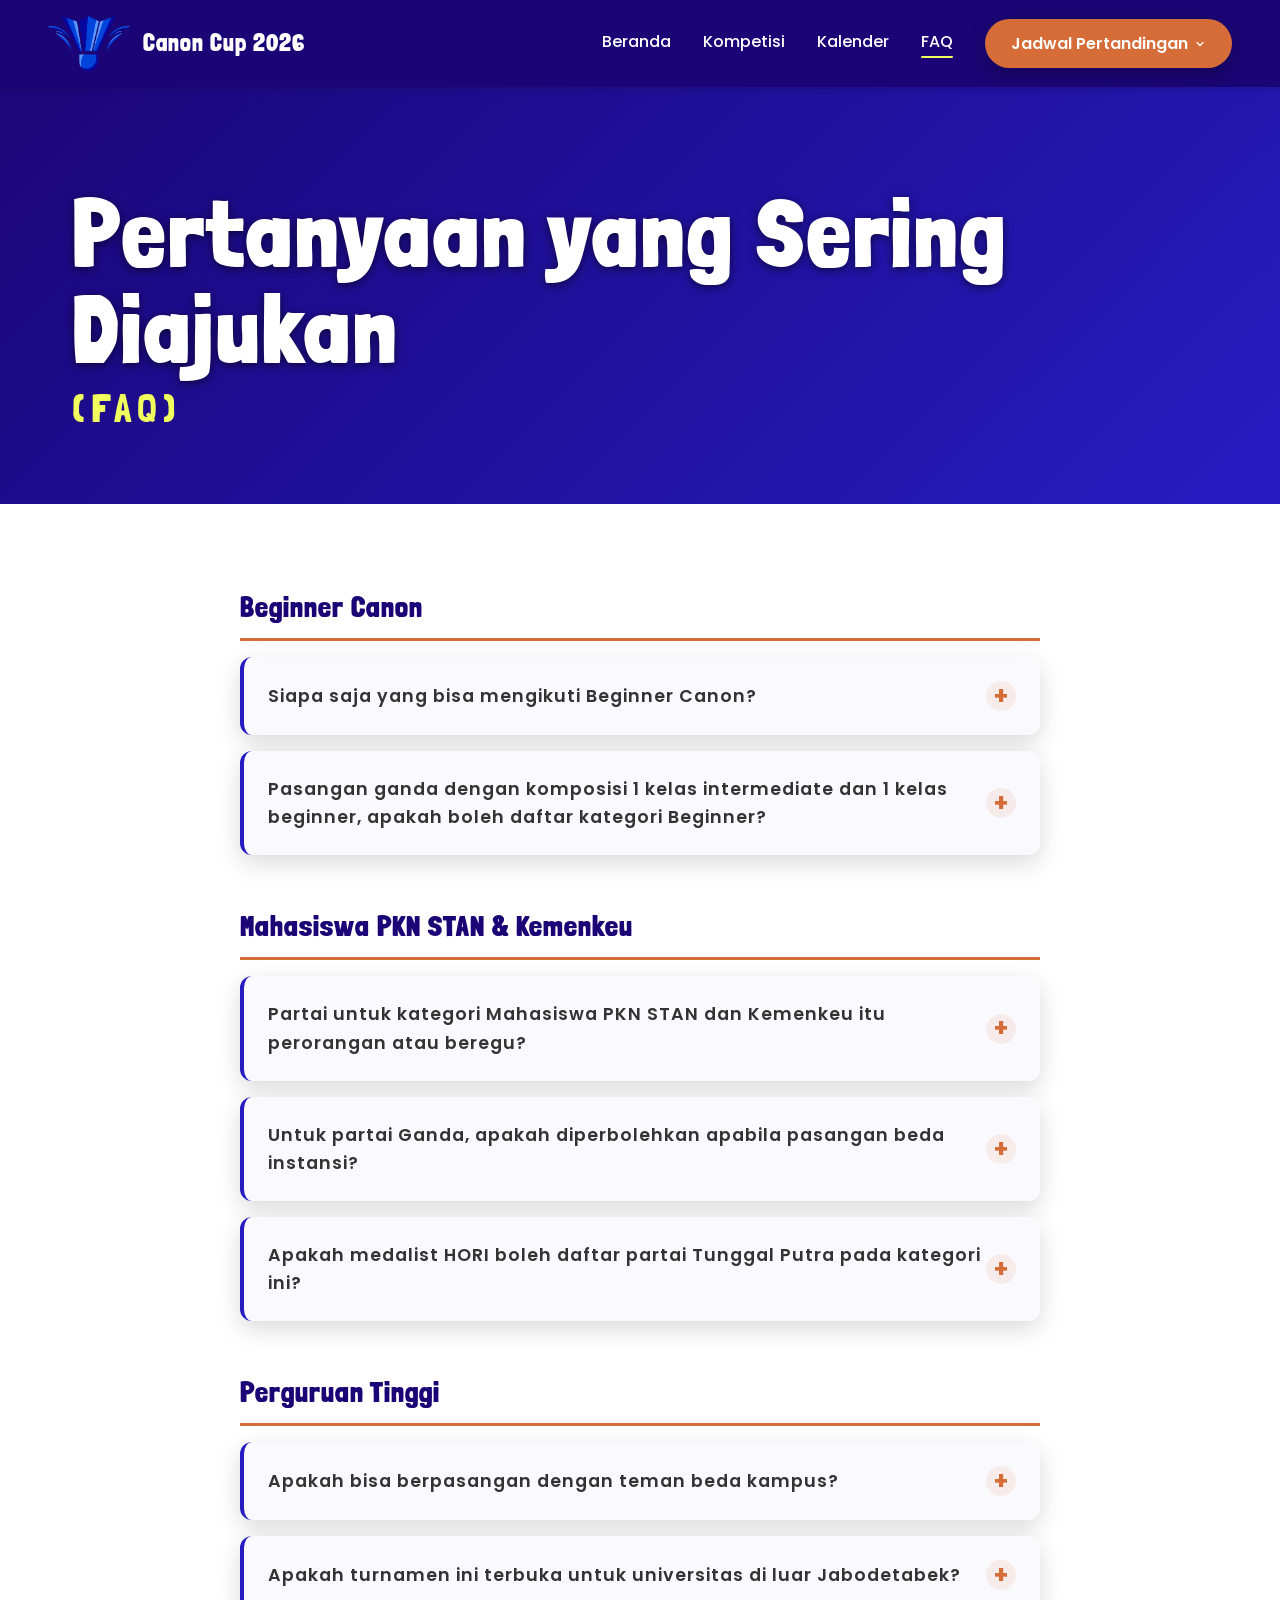
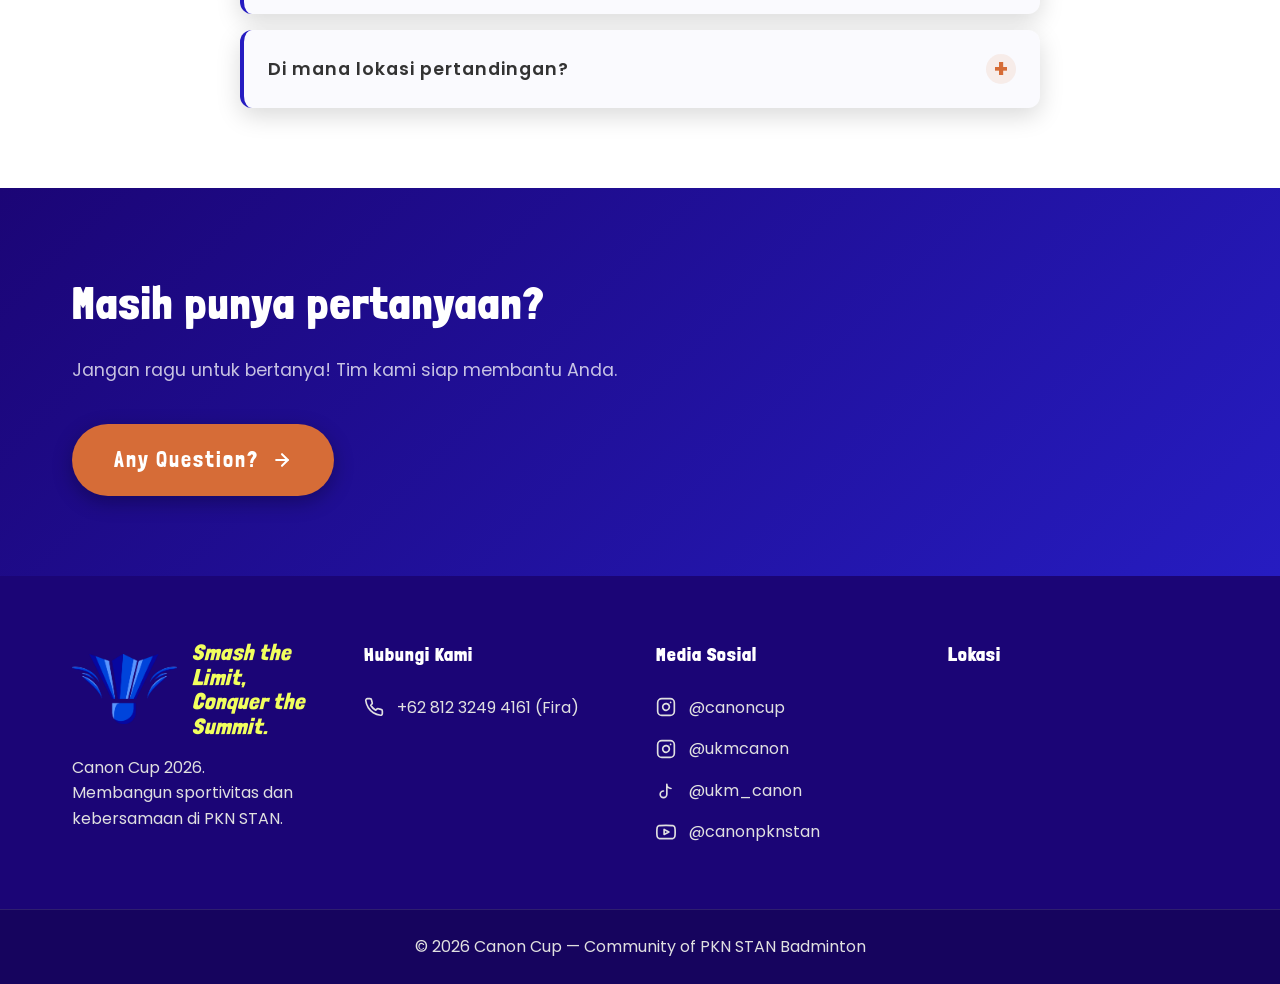
<file: faq.html>
<!DOCTYPE html>
<html lang="id">
<head>
  <meta charset="UTF-8">
  <meta name="viewport" content="width=device-width, initial-scale=1.0">
  <meta name="description" content="FAQ CANON CUP 2026 - Pertanyaan yang Sering Diajukan">
  <title>FAQ | CANON CUP 2026</title>
  <link rel="icon" type="image/png" href="assets/images/logo.png">
  
  <!-- Google Fonts: Londrina Solid & Poppins -->
  <link rel="preconnect" href="https://fonts.googleapis.com">
  <link rel="preconnect" href="https://fonts.gstatic.com" crossorigin>
  <link href="https://fonts.googleapis.com/css2?family=Londrina+Solid:wght@400;900&family=Poppins:wght@400;500;600;700&display=swap" rel="stylesheet">
  
  <!-- CSS -->
  <link rel="stylesheet" href="css/style.css">
  <link rel="stylesheet" href="css/responsive.css">
</head>
<body>
  <!-- PRELOADER -->
  <div id="preloader" class="preloader">
    <div class="preloader-panel left-panel"></div>
    <div class="preloader-panel right-panel"></div>
    <div class="preloader-content">
      <div class="bouncing-shuttlecock" id="preloader-logo">
        <img src="assets/images/logo.png" alt="Loading...">
      </div>
      <div class="loading-text">Warming up the court...</div>
    </div>
  </div>

  <!-- NAVBAR -->
  <nav id="navbar" class="navbar-solid">
    <div class="nav-container">
      <a href="index.html" class="logo">
        <img src="assets/images/logo.png" alt="Canon Cup Logo" class="logo-img" />
        <span>Canon Cup 2026</span>
      </a>
      
      <ul class="nav-menu" id="nav-menu">
        <li><a href="index.html#hero" class="nav-link">Beranda</a></li>
        <li><a href="index.html#kompetisi" class="nav-link">Kompetisi</a></li>
        <li><a href="index.html#jadwal" class="nav-link">Kalender</a></li>
        <li><a href="faq.html" class="nav-link active">FAQ</a></li>
        <li class="dropdown">
          <a href="schedule.html" class="btn-cta">Jadwal Pertandingan <svg width="12" height="12" viewBox="0 0 24 24" fill="none" stroke="currentColor" stroke-width="2.5" stroke-linecap="round" stroke-linejoin="round" style="margin-left: 6px;"><path d="m6 9 6 6 6-6"/></svg></a>
          <ul class="dropdown-menu">
            <li><a href="schedule.html?day=1">Day 1</a></li>
            <li><a href="schedule.html?day=2">Day 2</a></li>
            <li><a href="schedule.html?day=3">Day 3</a></li>
            <li><a href="schedule.html?day=4">Day 4</a></li>
            <li><a href="schedule.html?day=5">Day 5</a></li>
          </ul>
        </li>
      </ul>

      <!-- Hamburger Menu (Mobile) -->
      <div class="hamburger" id="hamburger">
        <span class="bar"></span>
        <span class="bar"></span>
        <span class="bar"></span>
      </div>
    </div>
  </nav>

  <!-- FAQ HERO -->
  <header class="section hero-faq">
    <div class="container text-center scroll-reveal">
      <h1 class="hero-title">Pertanyaan yang Sering Diajukan</h1>
      <p class="hero-subtitle" style="margin-bottom: 0;">(FAQ)</p>
    </div>
  </header>

  <!-- FAQ ACCORDION SECTION -->
  <section class="section">
    <div class="container scroll-reveal">
      
      <!-- Category 1: Beginner Canon -->
      <h2 class="faq-category-title" style="margin-top: 0;">Beginner Canon</h2>
      <div class="faq-container">
        <div class="faq-item">
          <div class="faq-question">
            <h3>Siapa saja yang bisa mengikuti Beginner Canon?</h3>
            <span class="faq-icon">+</span>
          </div>
          <div class="faq-answer">
            <p>Kategori ini ditujukan khusus untuk anggota Canon level Beginner. Peserta yang boleh mengikuti Kategori Beginner Canon dapat dilihat melalui tautan berikut <a href="https://staner.id/KelasBeginnerCanon" target="_blank" style="color: #3b82f6; font-weight: 600; text-decoration: underline;">staner.id/KelasBeginnerCanon</a>. </p>
          </div>
        </div>
        <div class="faq-item">
          <div class="faq-question">
            <h3> Pasangan ganda dengan komposisi 1 kelas intermediate dan 1 kelas beginner, apakah boleh daftar kategori Beginner? </h3>
            <span class="faq-icon">+</span>
          </div>
          <div class="faq-answer">
            <p>Tidak diperbolehkan daftar kelas Beginner, karena kategori Beginner hanya untuk Internal Canon kelas Beginner. Jika salah satunya bukan Beginner, maka harus daftar kategori Mahasiswa atau Perguruan Tinggi Lainnya. </p>
          </div>
        </div>
      </div>

      <!-- Category 2: Mahasiswa PKN STAN & Kemenkeu -->
      <h2 class="faq-category-title">Mahasiswa PKN STAN & Kemenkeu</h2>
      <div class="faq-container">
        <div class="faq-item">
          <div class="faq-question">
            <h3>Partai untuk kategori Mahasiswa PKN STAN dan Kemenkeu itu perorangan atau beregu?</h3>
            <span class="faq-icon">+</span>
          </div>
          <div class="faq-answer">
            <p>Partai untuk kategori Mahasiswa PKN STAN dan Kemenkeu adalah perorangan.</p>
          </div>
        </div>
        <div class="faq-item">
          <div class="faq-question">
            <h3>Untuk partai Ganda, apakah diperbolehkan apabila pasangan beda instansi?</h3>
            <span class="faq-icon">+</span>
          </div>
          <div class="faq-answer">
            <p>Diperbolehkan.</p>
          </div>
        </div>
        <div class="faq-item">
          <div class="faq-question">
            <h3>Apakah medalist HORI boleh daftar partai Tunggal Putra pada kategori ini?</h3>
            <span class="faq-icon">+</span>
          </div>
          <div class="faq-answer">
            <p>Medalist HORI tidak diperbolehkan mengikuti partai Tunggal Putra, hal ini bertujuan untuk memastikan pertandingan antara Mahasiswa PKN STAN dan Kemenkeu bisa lebih adil.</p>
          </div>
        </div>
      </div>

      <!-- Category 3: Perguruan Tinggi -->
      <h2 class="faq-category-title">Perguruan Tinggi</h2>
      <div class="faq-container">
        <div class="faq-item">
          <div class="faq-question">
            <h3>Apakah bisa berpasangan dengan teman beda kampus?</h3>
            <span class="faq-icon">+</span>
          </div>
          <div class="faq-answer">
            <p>Diperbolehkan, peserta partai ganda kategori Perguruan Tinggi tidak harus berasal dari satu kampus yang sama.</p>
          </div>
        </div>        
        <div class="faq-item">
          <div class="faq-question">
            <h3>Apakah turnamen ini terbuka untuk universitas di luar Jabodetabek?</h3>
            <span class="faq-icon">+</span>
          </div>
          <div class="faq-answer">
            <p>Ya, terbuka untuk seluruh mahasiswa perguruan tinggi di Indonesia. Namun, biaya akomodasi dan transportasi ditanggung oleh masing-masing peserta.</p>
          </div>
        </div>
        <div class="faq-item">
          <div class="faq-question">
            <h3>Di mana lokasi pertandingan?</h3>
            <span class="faq-icon">+</span>
          </div>
          <div class="faq-answer">
            <p>Seluruh rangkaian pertandingan akan diselenggarakan di Gedung Student Center PKN STAN, Bintaro, Tangerang Selatan. Anda bisa melihat peta lokasi di bagian paling bawah website ini.</p>
          </div>
        </div>
      </div>

    </div>
  </section>

  <!-- FAQ CTA -->
  <section class="section faq-cta-section">
    <div class="container scroll-reveal text-center">
      <h2 class="faq-cta-title">Masih punya pertanyaan?</h2>
      <p class="faq-cta-desc">Jangan ragu untuk bertanya! Tim kami siap membantu Anda.</p>
      <a href="https://canoncup26.zite.so/faq" target="_blank" id="faq-form-link" class="btn-faq-cta">
        <span>Any Question?</span>
        <svg width="20" height="20" viewBox="0 0 24 24" fill="none" stroke="currentColor" stroke-width="2.5" stroke-linecap="round" stroke-linejoin="round"><line x1="5" y1="12" x2="19" y2="12"/><polyline points="12 5 19 12 12 19"/></svg>
      </a>
    </div>
  </section>

  <!-- FOOTER -->
  <footer class="footer">
    <div class="container footer-grid">
      <!-- Col 1: Logo & Tagline -->
      <div class="footer-col">
        <a href="#" class="logo footer-logo">
          <img src="assets/images/logo.png" alt="Canon Cup Logo" class="logo-img" />
          <span class="footer-tagline">Smash the Limit,<br>Conquer the Summit.</span>
        </a>
        <p class="footer-desc">Canon Cup 2026.<br>Membangun sportivitas dan kebersamaan di PKN STAN.</p>
      </div>

      <!-- Col 2: Contact -->
      <div class="footer-col">
        <h4 class="footer-heading">Hubungi Kami</h4>
        <a href="#" id="footer-wa-link" target="_blank" class="footer-contact">
          <svg width="20" height="20" viewBox="0 0 24 24" fill="none" stroke="currentColor" stroke-width="2" stroke-linecap="round" stroke-linejoin="round"><path d="M22 16.92v3a2 2 0 0 1-2.18 2 19.79 19.79 0 0 1-8.63-3.07 19.5 19.5 0 0 1-6-6 19.79 19.79 0 0 1-3.07-8.67A2 2 0 0 1 4.11 2h3a2 2 0 0 1 2 1.72 12.84 12.84 0 0 0 .7 2.81 2 2 0 0 1-.45 2.11L8.09 9.91a16 16 0 0 0 6 6l1.27-1.27a2 2 0 0 1 2.11-.45 12.84 12.84 0 0 0 2.81.7A2 2 0 0 1 22 16.92z"/></svg>
          <span id="footer-wa-text"></span>
        </a>
      </div>

      <!-- Col 3: Media Sosial -->
      <div class="footer-col">
        <h4 class="footer-heading">Media Sosial</h4>
        <div class="social-links">
          <a href="https://instagram.com/canoncup" target="_blank" class="social-link" title="@canoncup">
            <svg width="20" height="20" viewBox="0 0 24 24" fill="none" stroke="currentColor" stroke-width="2" stroke-linecap="round" stroke-linejoin="round"><rect x="2" y="2" width="20" height="20" rx="5" ry="5"/><path d="M16 11.37A4 4 0 1 1 12.63 8 4 4 0 0 1 16 11.37z"/><line x1="17.5" y1="6.5" x2="17.51" y2="6.5"/></svg>
            @canoncup
          </a>
          <a href="https://instagram.com/ukmcanon" target="_blank" class="social-link" title="@ukmcanon">
            <svg width="20" height="20" viewBox="0 0 24 24" fill="none" stroke="currentColor" stroke-width="2" stroke-linecap="round" stroke-linejoin="round"><rect x="2" y="2" width="20" height="20" rx="5" ry="5"/><path d="M16 11.37A4 4 0 1 1 12.63 8 4 4 0 0 1 16 11.37z"/><line x1="17.5" y1="6.5" x2="17.51" y2="6.5"/></svg>
            @ukmcanon
          </a>
          <a href="https://tiktok.com/@ukm_canon" target="_blank" class="social-link" title="@ukm_canon">
            <!-- TikTok SVG Icon -->
            <svg width="20" height="20" viewBox="0 0 24 24" fill="none" stroke="currentColor" stroke-width="2" stroke-linecap="round" stroke-linejoin="round"><path d="M9 12a4 4 0 1 0 4 4V4a5 5 0 0 0 5 5"/></svg>
            @ukm_canon
          </a>
          <a href="https://youtube.com/@canonpknstan" target="_blank" class="social-link" title="@canonpknstan">
            <svg width="20" height="20" viewBox="0 0 24 24" fill="none" stroke="currentColor" stroke-width="2" stroke-linecap="round" stroke-linejoin="round"><path d="M22.54 6.42a2.78 2.78 0 0 0-1.94-2C18.88 4 12 4 12 4s-6.88 0-8.6.42a2.78 2.78 0 0 0-1.94 2C1 8.13 1 12 1 12s0 3.87.46 5.58a2.78 2.78 0 0 0 1.94 2C5.12 20 12 20 12 20s6.88 0 8.6-.42a2.78 2.78 0 0 0 1.94-2C23 15.87 23 12 23 12s0-3.87-.46-5.58z"/><polygon points="9.75 15.02 15.5 12 9.75 8.98 9.75 15.02"/></svg>
            @canonpknstan
          </a>
        </div>
      </div>

      <!-- Col 4: Maps -->
      <div class="footer-col">
        <h4 class="footer-heading">Lokasi</h4>
        <div class="map-container">
          <iframe 
            title="Peta lokasi Gedung Student Center PKN STAN"
            src="https://www.google.com/maps?q=Gedung%20Student%20Center%20PKN%20STAN&output=embed"
            width="100%" 
            height="150" 
            style="border:0; border-radius: 8px;" 
            allowfullscreen="" 
            loading="lazy" 
            referrerpolicy="no-referrer-when-downgrade">
          </iframe>
        </div>
      </div>
    </div>
    <div class="footer-bottom">
      <p>&copy; 2026 Canon Cup &mdash; Community of PKN STAN Badminton</p>
    </div>
  </footer>

  <!-- Scripts -->
  <script src="js/data.js"></script>
  <script src="js/main.js"></script>
</body>
</html>
</file>
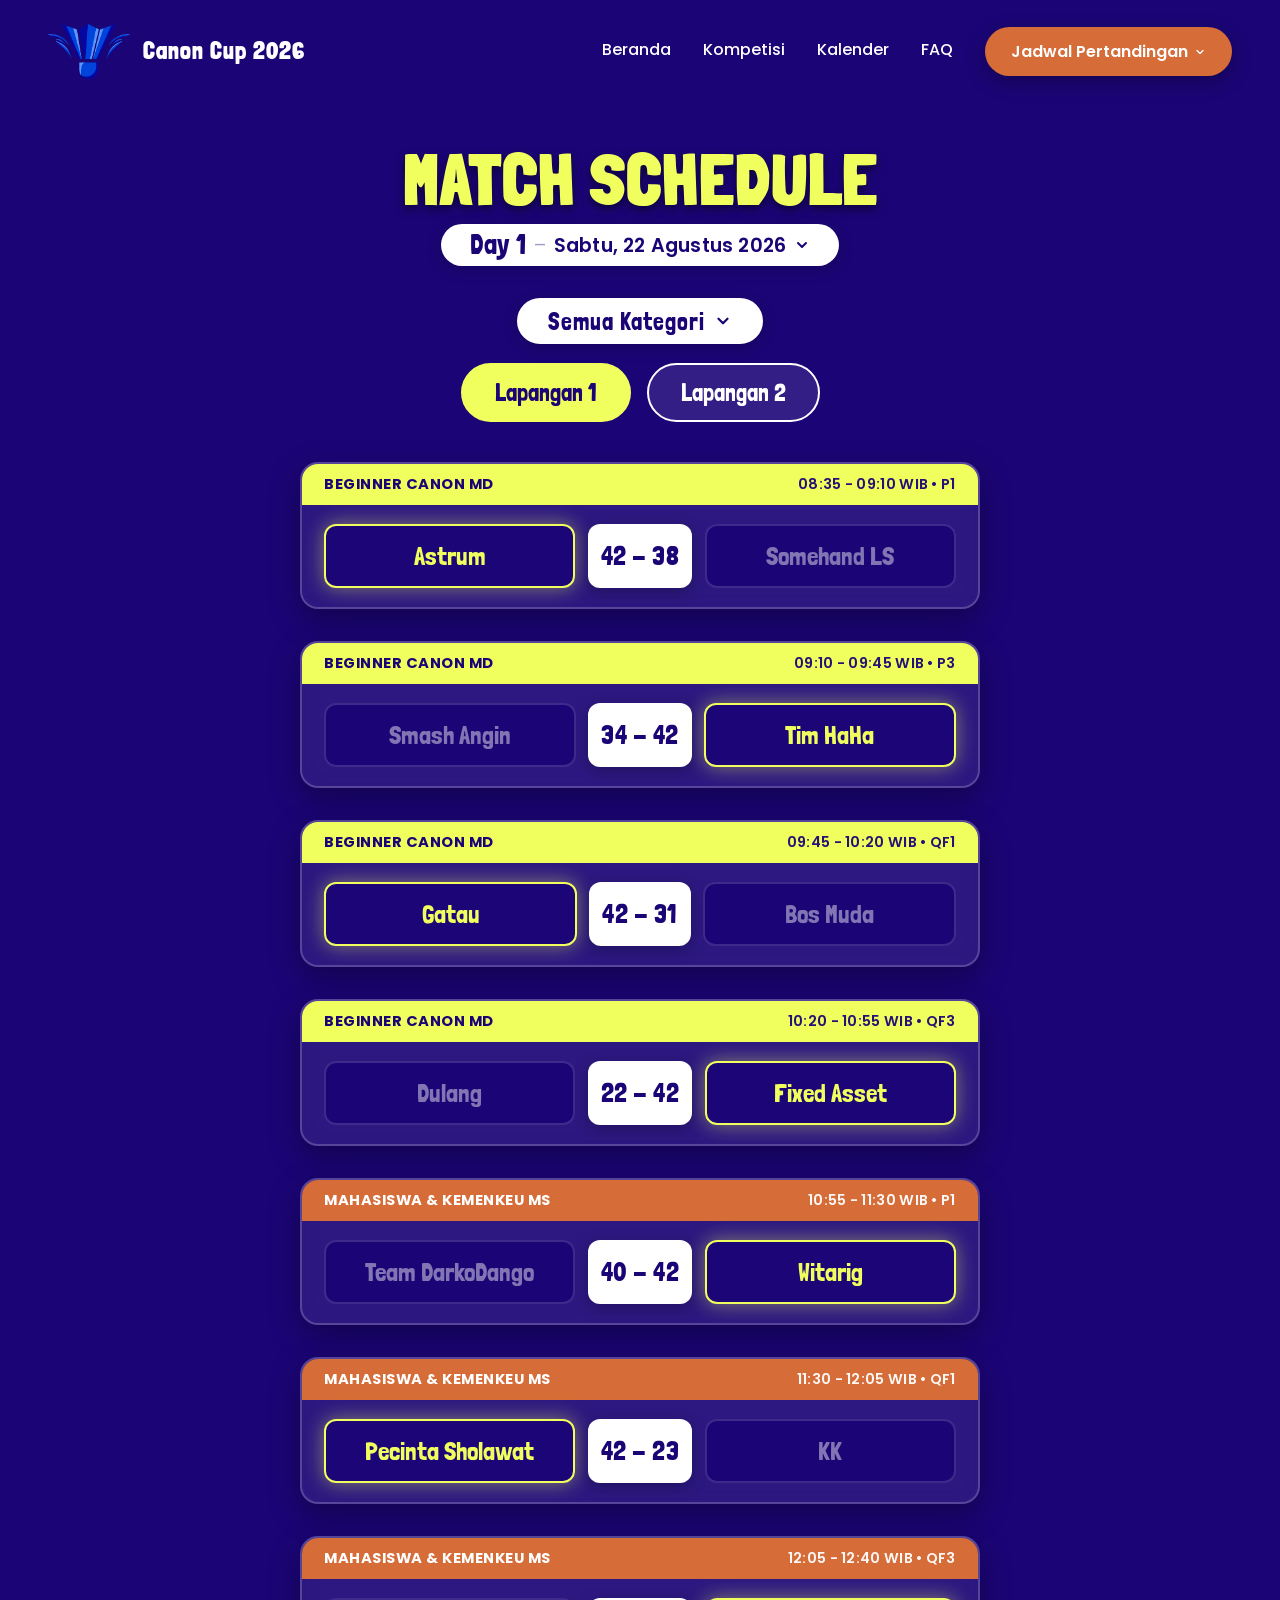
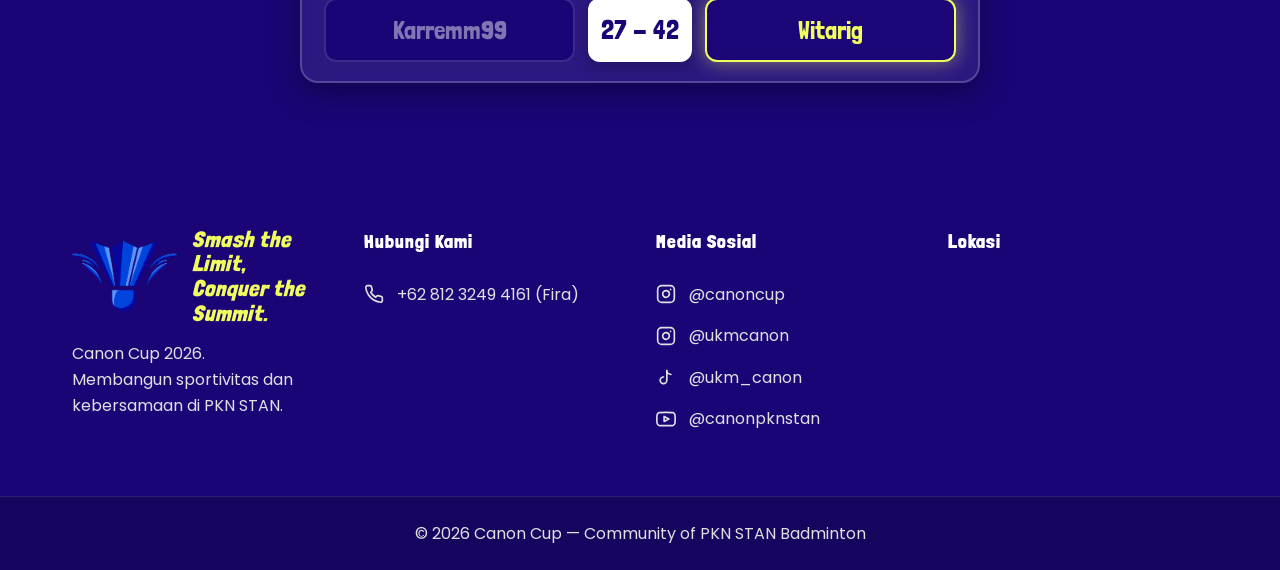
<file: schedule.html>
<!DOCTYPE html>
<html lang="id">
<head>
  <meta charset="UTF-8">
  <meta name="viewport" content="width=device-width, initial-scale=1.0">
  <meta name="description" content="Jadwal dan Hasil Pertandingan - CANON CUP 2026">
  <title>Jadwal Pertandingan | CANON CUP 2026</title>
  <link rel="icon" type="image/png" href="assets/images/logo.png">
  
  <!-- Google Fonts -->
  <link rel="preconnect" href="https://fonts.googleapis.com">
  <link rel="preconnect" href="https://fonts.gstatic.com" crossorigin>
  <link href="https://fonts.googleapis.com/css2?family=Londrina+Solid:wght@400;900&family=Poppins:wght@400;500;600;700&display=swap" rel="stylesheet">
  
  <!-- CSS -->
  <link rel="stylesheet" href="css/style.css">
  <link rel="stylesheet" href="css/responsive.css">
</head>
<body class="schedule-page">
  <!-- PRELOADER -->
  <div id="preloader" class="preloader">
    <div class="preloader-panel left-panel"></div>
    <div class="preloader-panel right-panel"></div>
    <div class="preloader-content">
      <div class="bouncing-shuttlecock" id="preloader-logo">
        <img src="assets/images/logo.png" alt="Loading...">
      </div>
      <div class="loading-text">Warming up the court...</div>
    </div>
  </div>

  <!-- NAVBAR -->
  <nav id="navbar">
    <div class="nav-container">
      <a href="index.html" class="logo">
        <img src="assets/images/logo.png" alt="Canon Cup Logo" class="logo-img" />
        <span>Canon Cup 2026</span>
      </a>
      
      <ul class="nav-menu" id="nav-menu">
        <li><a href="index.html#hero" class="nav-link">Beranda</a></li>
        <li><a href="index.html#kompetisi" class="nav-link">Kompetisi</a></li>
        <li><a href="index.html#jadwal" class="nav-link">Kalender</a></li>
        <li><a href="faq.html" class="nav-link">FAQ</a></li>
        <li class="dropdown">
          <a href="schedule.html" class="btn-cta active">Jadwal Pertandingan <svg width="12" height="12" viewBox="0 0 24 24" fill="none" stroke="currentColor" stroke-width="2.5" stroke-linecap="round" stroke-linejoin="round" style="margin-left: 6px;"><path d="m6 9 6 6 6-6"/></svg></a>
          <ul class="dropdown-menu">
            <li><a href="schedule.html?day=1">Day 1</a></li>
            <li><a href="schedule.html?day=2">Day 2</a></li>
            <li><a href="schedule.html?day=3">Day 3</a></li>
            <li><a href="schedule.html?day=4">Day 4</a></li>
            <li><a href="schedule.html?day=5">Day 5</a></li>
          </ul>
        </li>
      </ul>

      <div class="hamburger" id="hamburger">
        <span class="bar"></span>
        <span class="bar"></span>
        <span class="bar"></span>
      </div>
    </div>
  </nav>

  <!-- HERO SCHEDULE -->
  <header class="hero-schedule">
    <div class="hero-content">
      <h1 class="hero-title" id="page-title">MATCH SCHEDULE</h1>
      <div class="subtitle-dropdown">
        <p class="hero-subtitle" id="page-subtitle">
          <span class="day-text">Day 1</span>
          <span class="day-divider">–</span>
          <span class="day-date">Sabtu, 22 Agustus 2026</span>
          <svg width="16" height="16" viewBox="0 0 24 24" fill="none" stroke="currentColor" stroke-width="3" stroke-linecap="round" stroke-linejoin="round"><path d="m6 9 6 6 6-6"/></svg>
        </p>
        <ul class="subtitle-dropdown-menu">
          <li><a href="schedule.html?day=1"><span class="day-text">Day 1</span> <span class="day-divider">–</span> <span class="day-date">Sabtu, 22 Agustus 2026</span></a></li>
          <li><a href="schedule.html?day=2"><span class="day-text">Day 2</span> <span class="day-divider">–</span> <span class="day-date">Minggu, 23 Agustus 2026</span></a></li>
          <li><a href="schedule.html?day=3"><span class="day-text">Day 3</span> <span class="day-divider">–</span> <span class="day-date">Jumat, 28 Agustus 2026</span></a></li>
          <li><a href="schedule.html?day=4"><span class="day-text">Day 4</span> <span class="day-divider">–</span> <span class="day-date">Sabtu, 29 Agustus 2026</span></a></li>
          <li><a href="schedule.html?day=5"><span class="day-text">Day 5</span> <span class="day-divider">–</span> <span class="day-date">Minggu, 30 Agustus 2026</span></a></li>
        </ul>
      </div>
    </div>
  </header>

  <!-- SCHEDULE CONTENT -->
  <section class="section">
    <div class="container scroll-reveal">
      <!-- CATEGORY FILTER DROPDOWN -->
      <div class="category-filter-wrapper">
        <div class="category-dropdown" id="category-dropdown">
          <button class="category-dropdown-btn" id="cat-dropdown-btn" type="button">
            <span id="selected-category-text">Semua Kategori</span>
            <svg width="18" height="18" viewBox="0 0 24 24" fill="none" stroke="currentColor" stroke-width="3" stroke-linecap="round" stroke-linejoin="round"><path d="m6 9 6 6 6-6"/></svg>
          </button>
          <ul class="category-dropdown-menu" id="cat-dropdown-menu">
            <li><a href="#" data-category="all" class="active">Semua Kategori</a></li>
            <li><a href="#" data-category="beginner">Beginner Canon</a></li>
            <li><a href="#" data-category="instansi">Mahasiswa & Kemenkeu</a></li>
            <li><a href="#" data-category="pt">Perguruan Tinggi</a></li>
          </ul>
        </div>
      </div>

      <!-- COURT TABS -->
      <div id="court-tabs" class="court-tabs">
        <!-- Tabs injected by JS -->
      </div>
      <div id="match-container" class="match-container">
        <!-- Match cards will be injected here by JS -->
      </div>
    </div>
  </section>

  <!-- FOOTER -->
  <footer class="footer">
    <div class="container footer-grid">
      <!-- Col 1: Logo & Tagline -->
      <div class="footer-col">
        <a href="#" class="logo footer-logo">
          <img src="assets/images/logo.png" alt="Canon Cup Logo" class="logo-img" />
          <span class="footer-tagline">Smash the Limit,<br>Conquer the Summit.</span>
        </a>
        <p class="footer-desc">Canon Cup 2026.<br>Membangun sportivitas dan kebersamaan di PKN STAN.</p>
      </div>

      <!-- Col 2: Contact -->
      <div class="footer-col">
        <h4 class="footer-heading">Hubungi Kami</h4>
        <a href="#" id="footer-wa-link" target="_blank" class="footer-contact">
          <svg width="20" height="20" viewBox="0 0 24 24" fill="none" stroke="currentColor" stroke-width="2" stroke-linecap="round" stroke-linejoin="round"><path d="M22 16.92v3a2 2 0 0 1-2.18 2 19.79 19.79 0 0 1-8.63-3.07 19.5 19.5 0 0 1-6-6 19.79 19.79 0 0 1-3.07-8.67A2 2 0 0 1 4.11 2h3a2 2 0 0 1 2 1.72 12.84 12.84 0 0 0 .7 2.81 2 2 0 0 1-.45 2.11L8.09 9.91a16 16 0 0 0 6 6l1.27-1.27a2 2 0 0 1 2.11-.45 12.84 12.84 0 0 0 2.81.7A2 2 0 0 1 22 16.92z"/></svg>
          <span id="footer-wa-text"></span>
        </a>
      </div>

      <!-- Col 3: Media Sosial -->
      <div class="footer-col">
        <h4 class="footer-heading">Media Sosial</h4>
        <div class="social-links">
          <a href="https://instagram.com/canoncup" target="_blank" class="social-link" title="@canoncup">
            <svg width="20" height="20" viewBox="0 0 24 24" fill="none" stroke="currentColor" stroke-width="2" stroke-linecap="round" stroke-linejoin="round"><rect x="2" y="2" width="20" height="20" rx="5" ry="5"/><path d="M16 11.37A4 4 0 1 1 12.63 8 4 4 0 0 1 16 11.37z"/><line x1="17.5" y1="6.5" x2="17.51" y2="6.5"/></svg>
            @canoncup
          </a>
          <a href="https://instagram.com/ukmcanon" target="_blank" class="social-link" title="@ukmcanon">
            <svg width="20" height="20" viewBox="0 0 24 24" fill="none" stroke="currentColor" stroke-width="2" stroke-linecap="round" stroke-linejoin="round"><rect x="2" y="2" width="20" height="20" rx="5" ry="5"/><path d="M16 11.37A4 4 0 1 1 12.63 8 4 4 0 0 1 16 11.37z"/><line x1="17.5" y1="6.5" x2="17.51" y2="6.5"/></svg>
            @ukmcanon
          </a>
          <a href="https://tiktok.com/@ukm_canon" target="_blank" class="social-link" title="@ukm_canon">
            <!-- TikTok SVG Icon -->
            <svg width="20" height="20" viewBox="0 0 24 24" fill="none" stroke="currentColor" stroke-width="2" stroke-linecap="round" stroke-linejoin="round"><path d="M9 12a4 4 0 1 0 4 4V4a5 5 0 0 0 5 5"/></svg>
            @ukm_canon
          </a>
          <a href="https://youtube.com/@canonpknstan" target="_blank" class="social-link" title="@canonpknstan">
            <svg width="20" height="20" viewBox="0 0 24 24" fill="none" stroke="currentColor" stroke-width="2" stroke-linecap="round" stroke-linejoin="round"><path d="M22.54 6.42a2.78 2.78 0 0 0-1.94-2C18.88 4 12 4 12 4s-6.88 0-8.6.42a2.78 2.78 0 0 0-1.94 2C1 8.13 1 12 1 12s0 3.87.46 5.58a2.78 2.78 0 0 0 1.94 2C5.12 20 12 20 12 20s6.88 0 8.6-.42a2.78 2.78 0 0 0 1.94-2C23 15.87 23 12 23 12s0-3.87-.46-5.58z"/><polygon points="9.75 15.02 15.5 12 9.75 8.98 9.75 15.02"/></svg>
            @canonpknstan
          </a>
        </div>
      </div>

      <!-- Col 4: Maps -->
      <div class="footer-col">
        <h4 class="footer-heading">Lokasi</h4>
        <div class="map-container">
          <iframe 
            title="Peta lokasi Gedung Student Center PKN STAN"
            src="https://www.google.com/maps?q=Gedung%20Student%20Center%20PKN%20STAN&output=embed"
            width="100%" 
            height="150" 
            style="border:0; border-radius: 8px;" 
            allowfullscreen="" 
            loading="lazy" 
            referrerpolicy="no-referrer-when-downgrade">
          </iframe>
        </div>
      </div>
    </div>
    <div class="footer-bottom">
      <p>&copy; 2026 Canon Cup &mdash; Community of PKN STAN Badminton</p>
    </div>
  </footer>

  <!-- Scripts -->
  <script src="js/data.js"></script>
  <script src="js/main.js"></script>
  <script src="js/schedule.js"></script>
</body>
</html>
</file>
<file: css/style.css>
/* === BASE & CSS VARIABLES === */
:root {
  --color-primary: #1b0576;
  --color-secondary: #261cc1;
  --color-accent: #d66c37;
  --color-highlight: #f1ff5e;
  
  --font-heading: 'Londrina Solid', cursive;
  --font-body: 'Poppins', sans-serif;
  
  --text-dark: #333333;
  --text-light: #ffffff;
  --text-muted: #e0e0e0;
  
  --bg-light: #ffffff;
  --bg-white: #ffffff;
  
  --transition: all 0.3s ease;
}

* {
  margin: 0;
  padding: 0;
  box-sizing: border-box;
}

html {
  scroll-behavior: smooth;
}

body {
  font-family: var(--font-body);
  color: var(--text-dark);
  background-color: var(--bg-light);
  line-height: 1.6;
  overflow-x: hidden;
}

a {
  text-decoration: none;
  color: inherit;
}

ul {
  list-style: none;
}

img {
  max-width: 100%;
  height: auto;
  display: block;
}

/* === TYPOGRAPHY === */
h1, h2, h3, h4, .hero-title, .section-title {
  font-family: var(--font-heading);
  font-weight: 900;
  letter-spacing: 1px;
}

.container {
  max-width: 1200px;
  margin: 0 auto;
  padding: 0 2rem;
}

.section {
  padding: 5rem 0;
}

.section-alt {
  background-color: var(--bg-white);
}

.section-title {
  text-align: center;
  font-size: 3rem;
  margin-top: 2rem;
  color: var(--color-primary);
  margin-bottom: 2rem;
  position: relative;
}

/* === NAVBAR === */
#navbar {
  position: fixed;
  top: 0;
  left: 0;
  width: 100%;
  z-index: 1000;
  transition: var(--transition);
  background: transparent;
  padding: 1.5rem 0;
}

#navbar.scrolled, #navbar.navbar-solid {
  background-color: var(--color-primary);
  padding: 1rem 0;
  box-shadow: 0 4px 6px rgba(0, 0, 0, 0.1);
}

.nav-container {
  width: 100%;
  padding: 0 3rem;
  display: flex;
  justify-content: space-between;
  align-items: center;
}

.logo {
  display: flex;
  align-items: center;
  gap: 0.8rem;
  font-family: var(--font-heading);
  font-size: 1.5rem;
  font-weight: 700;
  color: var(--text-light);
  letter-spacing: 1px;
}

.logo-img {
  height: 55px;
  width: auto;
  object-fit: contain;
}

.footer-logo {
  display: flex;
  align-items: center;
  gap: 15px;
}

.footer-logo .logo-img {
  height: 70px;
}

.footer-tagline {
  font-family: var(--font-heading);
  font-style: italic;
  font-size: 1.4rem;
  color: var(--color-highlight);
  line-height: 1.1;
  letter-spacing: 1px;

}

.nav-menu {
  display: flex;
  align-items: center;
  gap: 2rem;
}

.nav-link {
  color: var(--text-light);
  font-weight: 500;
  transition: var(--transition);
  display: flex;
  align-items: center;
  gap: 0.3rem;
  position: relative;
  padding-bottom: 0.2rem;
}

.nav-link::after {
  content: '';
  position: absolute;
  width: 0;
  height: 2px;
  bottom: 0;
  left: 0;
  background-color: var(--color-highlight);
  transition: width 0.3s ease;
  border-radius: 2px;
}

.nav-link:hover {
  color: var(--color-highlight);
}

.nav-link:hover::after,
.nav-link.active::after {
  width: 100%;
}

.btn-primary {
  display: inline-flex;
  align-items: center;
  justify-content: center;
  background-color: var(--color-accent);
  color: var(--text-light);
  padding: 0.6rem 1.5rem;
  border-radius: 50px;
  font-weight: 600;
  transition: var(--transition);
  border: 2px solid var(--color-accent);
}

.btn-primary:hover {
  background-color: transparent;
  color: var(--color-accent);
  transform: translateY(-2px);
}

.btn-cta {
  display: inline-flex;
  align-items: center;
  justify-content: center;
  background-color: var(--color-accent);
  color: var(--text-light);
  padding: 0.6rem 1.5rem;
  border-radius: 50px;
  font-weight: 600;
  transition: var(--transition);
  border: 2px solid transparent;
  box-shadow: 0 6px 20px rgba(0, 0, 0, 0.3);
  position: relative;
  overflow: hidden;
}

.btn-cta::before {
  content: '';
  position: absolute;
  top: 0; left: -100%; right: 0; bottom: 0;
  width: 100%;
  background: linear-gradient(120deg, transparent, rgba(255,255,255,0.2), transparent);
  transition: left 0.5s ease;
}

.btn-cta:hover::before {
  left: 100%;
}

.btn-cta::after {
  display: none !important;
}

.btn-cta:hover {
  background: transparent;
  border-color: var(--color-highlight);
  color: var(--color-highlight);
  box-shadow: 0 8px 25px rgba(0, 0, 0, 0.35);
  transform: translateY(-3px);
}

/* Dropdown */
.dropdown {
  position: relative;
}

.dropdown-menu {
  position: absolute;
  top: 100%;
  left: 50%;
  transform: translateX(-50%) translateY(10px);
  background-color: var(--color-primary);
  min-width: 180px;
  width: 100%;
  border-radius: 12px;
  opacity: 0;
  visibility: hidden;
  transition: var(--transition);
  box-shadow: 0 10px 25px rgba(0,0,0,0.3);
  padding: 0.5rem 0;
  border: 1px solid rgba(255, 255, 255, 0.15);
  z-index: 100;
  overflow: hidden;
}

.dropdown-menu::before {
  content: '';
  position: absolute;
  top: -10px;
  left: 0;
  right: 0;
  height: 10px;
}

.dropdown:hover .dropdown-menu {
  opacity: 1;
  visibility: visible;
  transform: translateX(-50%) translateY(0);
}

.dropdown-menu a {
  display: block;
  padding: 0.7rem 1.5rem;
  color: var(--text-light);
  transition: var(--transition);
}

.dropdown-menu a:hover {
  background-color: var(--color-secondary);
  padding-left: 1.8rem;
}

.hamburger {
  display: none;
  cursor: pointer;
}

.hamburger .bar {
  display: block;
  width: 25px;
  height: 3px;
  margin: 5px auto;
  transition: var(--transition);
  background-color: var(--text-light);
}

/* === HOME PAGE FIXED BACKGROUND === */
body.home-page {
  color: var(--text-light);
  position: relative;
}

body.home-page::before {
  content: '';
  position: fixed;
  top: -20px;
  left: -20px;
  width: calc(100% + 40px);
  height: calc(100% + 40px);
  background: linear-gradient(rgba(27, 5, 118, 0.2), rgba(38, 28, 193, 0.2)), url('../assets/images/hero-bg.png') center bottom/cover no-repeat;
  z-index: -1;
  transition: filter 0.4s ease;
  filter: blur(var(--bg-blur, 0px));
}

body.home-page .hero {
  background: transparent;
}

body.home-page .section, 
body.home-page .section-alt {
  background-color: transparent;
}

body.home-page .section-title {
  color: var(--text-light);
}

body.home-page .tentative-label {
  color: var(--text-muted);
}

/* Ensure components with white backgrounds retain dark text */
.card, .calendar-wrapper, .modal-content, .sponsor-item {
  color: var(--text-dark);
}

/* === HERO SECTION === */
.hero {
  min-height: 100vh;
  display: flex;
  align-items: center;
  background: linear-gradient(135deg, var(--color-primary) 0%, var(--color-secondary) 100%);
  position: relative;
  overflow: hidden;
  padding-top: 80px;
  padding-bottom: 1.5rem;
}

.hero-content {
  max-width: 800px;
  margin: 0 auto;
  text-align: center;
  color: var(--text-light);
  z-index: 2;
  position: relative;
  padding: 0 2rem;
}

.hero-title {
  font-size: 6rem;
  margin-top: 1.5rem;
  line-height: 1;
  text-shadow: 0 2px 10px rgba(0, 0, 0, 0.6);
}

.hero-tagline {
  font-size: 1.7rem;
  font-style: italic;
  color: var(--color-highlight);
  margin-top: 0.1rem;
  margin-bottom: 0.5rem;
  font-weight: 600;
}

.hero-desc {
  font-size: 1.1rem;
  line-height: 1.2rem;
  margin-bottom: 1.2rem;
  color: var(--text-muted);
}

.hero-decor {
  position: absolute;
  top: 50%;
  left: 50%;
  transform: translate(-50%, -50%);
  z-index: 1;
  opacity: 0.6;
}

@keyframes float {
  0% { transform: translateY(0px) rotate(0deg); }
  50% { transform: translateY(-20px) rotate(5deg); }
  100% { transform: translateY(0px) rotate(0deg); }
}

.floating-shuttlecock {
  animation: float 6s ease-in-out infinite;
}

/* --- HERO TIMELINE & COUNTDOWN --- */
.hero-countdown-wrapper {
  margin: 2rem auto 1.5rem auto;
  margin-top: 0.8rem;
  background: rgba(255, 255, 255, 0.1);
  backdrop-filter: blur(10px);
  border-radius: 16px;
  border: 1px solid rgba(255, 255, 255, 0.2);
  padding: 1.5rem;
  max-width: 600px;
  transform-style: preserve-3d;
  transition: var(--transition);
}

.hero-timeline {
  display: flex;
  justify-content: center;
  gap: clamp(0.75rem, 2.5vw, 2rem);
  margin-bottom: 1.5rem;
  border-bottom: 1px solid rgba(255, 255, 255, 0.2);
  padding-bottom: 1rem;
}

.timeline-step {
  display: flex;
  flex-direction: column;
  align-items: center;
}

.timeline-step .step-date {
  font-size: 0.95rem;
  color: var(--color-highlight);
  font-weight: 600;
  margin-bottom: 0.2rem;
}

.timeline-step .step-name {
  font-size: 1rem;
  font-weight: 700;
}

.hero-countdown {
  display: flex;
  flex-direction: column;
  align-items: center;
}

.countdown-label {
  font-size: 1.25rem;
  font-weight: 700;
  margin-bottom: 1rem;
  text-transform: uppercase;
  letter-spacing: 1px;
}

.countdown-timer {
  display: flex;
  justify-content: center;
  align-items: center;
  gap: 1rem;
}

.time-box {
  display: flex;
  flex-direction: column;
  align-items: center;
  background: rgba(0, 0, 0, 0.2);
  padding: 0.8rem;
  border-radius: 12px;
  min-width: 70px;
}

.time-box span {
  font-family: var(--font-heading);
  font-size: 2.5rem;
  font-weight: 800;
  line-height: 1;
  letter-spacing: 2px;
}

.time-box small {
  font-size: 0.75rem;
  margin-top: 0.3rem;
  font-weight: 600;
  color: var(--color-highlight);
}

.time-sep {
  font-size: 2rem;
  font-weight: 800;
  color: var(--color-highlight);
}

/* === KOMPETISI SECTION === */
.cards-grid {
  display: grid;
  grid-template-columns: repeat(3, 1fr);
  gap: 2rem;
}

.card {
  background: var(--bg-white);
  border-radius: 16px;
  padding: 2rem;
  box-shadow: 0 10px 35px rgba(0,0,0,0.15);
  transition: var(--transition);
  display: flex;
  flex-direction: column;
  align-items: center;
  text-align: center;
  height: 100%;
  transform-style: preserve-3d;
}

.card:hover {
  box-shadow: 0 30px 60px rgba(0,0,0,0.4);
  background-color: var(--color-primary);
}

.card:hover .card-title,
.card:hover .card-desc {
  color: var(--text-light);
  transform: translateZ(30px);
}

.card:hover .card-icon {
  background-color: rgba(255, 255, 255, 0.2);
  color: var(--text-light);
  transform: translateZ(50px);
}

.card:hover .btn-outline {
  border-color: var(--text-light);
  color: var(--text-light);
}

.card:hover .btn-outline:hover {
  background-color: var(--text-light);
  color: var(--color-primary);
}

.card-icon {
  display: inline-flex;
  align-items: center;
  justify-content: center;
  width: 80px;
  height: 80px;
  border-radius: 50%;
  background-color: rgba(38, 28, 193, 0.1);
  color: var(--color-secondary);
  margin-bottom: 1.5rem;
  transition: var(--transition);
}

.card-title {
  font-size: 1.8rem;
  margin-bottom: 1rem;
  color: var(--color-primary);
  transition: var(--transition);
}

.card-desc {
  color: #666;
  margin-bottom: 1.5rem;
  transition: var(--transition);
}

.card-actions {
  display: flex;
  gap: 0.5rem;
  justify-content: center;
  margin-top: auto;
  transition: var(--transition);
  flex-wrap: wrap;
  width: 100%;
}

.card-actions .btn-small {
  flex: 1;
  padding: 0.5rem;
  font-size: 0.8rem;
  min-width: 80px;
}

button.btn-primary:disabled {
  background-color: #a0a0a0;
  color: #e0e0e0;
  cursor: not-allowed;
  transform: none !important;
  box-shadow: none !important;
  position: relative;
}

/* Tooltip on hover */
button.btn-primary:disabled:hover::before {
  content: attr(data-tooltip);
  position: absolute;
  bottom: 100%;
  left: 50%;
  transform: translateX(-50%) translateY(-8px);
  background: var(--color-secondary);
  color: #fff;
  padding: 0.4rem 0.8rem;
  border-radius: 6px;
  font-size: 0.75rem;
  white-space: normal;
  width: 140px;
  text-align: center;
  line-height: 1.3;
  pointer-events: none;
  z-index: 10;
  box-shadow: 0 4px 10px rgba(0,0,0,0.2);
}

button.btn-primary:disabled:hover::after {
  content: '';
  position: absolute;
  bottom: 100%;
  left: 50%;
  transform: translateX(-50%);
  border-width: 5px;
  border-style: solid;
  border-color: var(--color-secondary) transparent transparent transparent;
  pointer-events: none;
  z-index: 10;
}

.card:hover button.btn-primary:disabled {
  background-color: rgba(255,255,255,0.3);
  color: rgba(255,255,255,0.7);
}

.card:hover .card-actions {
  transform: translateZ(40px);
}

.btn-small {
  padding: 0.5rem 1.2rem;
  font-size: 0.95rem;
}

.btn-outline {
  display: inline-flex;
  align-items: center;
  justify-content: center;
  background-color: transparent;
  color: var(--color-primary);
  padding: 0.6rem 1.5rem;
  border-radius: 50px;
  font-weight: 600;
  transition: var(--transition);
  border: 2px solid var(--color-primary);
}

.btn-outline:hover {
  background-color: var(--color-primary);
  color: var(--text-light);
  transform: translateY(-2px);
}

/* === JADWAL SECTION === */
.tentative-label {
  text-align: center;
  color: var(--color-accent);
  font-style: italic;
  margin-top: -2rem;
  margin-bottom: 2rem;
  font-weight: 500;
}

.calendar-wrapper {
  display: grid;
  grid-template-columns: minmax(0, 1.2fr) minmax(0, 1fr);
  gap: 2rem;
  align-items: start;
  zoom: 0.90;
}

.calendar-panel, .agenda-panel {
  background: var(--bg-white);
  border-radius: 16px;
  padding: 2rem;
  box-shadow: 0 10px 35px rgba(0,0,0,0.15);
}

/* Calendar Header */
.calendar-header, .agenda-header {
  background-color: #d66c37;
  margin: -2rem -2rem 1.5rem -2rem;
  padding: 0.8rem 1.5rem;
  border-radius: 16px 16px 0 0;
  display: flex;
  justify-content: space-between;
  align-items: center;
}

.calendar-month-year {
  font-size: 2.2rem;
  color: var(--text-light);
  font-family: var(--font-heading);
  letter-spacing: 1px;
  margin: 0;
  flex: 1;
  text-align: center;
}

.btn-cal-nav {
  background-color: rgba(255, 255, 255, 0.2);
  color: var(--text-light);
  border: none;
  width: 36px;
  height: 36px;
  border-radius: 8px;
  cursor: pointer;
  font-weight: 700;
  font-size: 1.2rem;
  transition: var(--transition);
  display: flex;
  align-items: center;
  justify-content: center;
}

.btn-cal-nav:hover {
  background-color: rgba(255, 255, 255, 0.4);
}

/* Calendar Grid */
.calendar-days-header {
  display: grid;
  grid-template-columns: repeat(7, 1fr);
  gap: 0.5rem;
  margin-bottom: 1rem;
}

.calendar-days-header span {
  text-align: center;
  background-color: rgba(38, 28, 193, 0.05);
  color: var(--color-primary);
  font-weight: 600;
  padding: 0.5rem 0;
  border-radius: 8px;
  font-size: 0.9rem;
}

.calendar-grid {
  display: grid;
  grid-template-columns: repeat(7, 1fr);
  gap: 0.5rem;
}

.calendar-cell {
  aspect-ratio: 1;
  border: 1px solid #eaeaea;
  border-radius: 8px;
  padding: 0.5rem;
  display: flex;
  flex-direction: column;
  position: relative;
  background: var(--bg-white);
  min-width: 0;
  overflow: hidden;
}

.calendar-cell.empty {
  border-style: dashed;
  background-color: transparent;
}

.calendar-cell .day-number {
  font-weight: 600;
  font-size: 0.9rem;
  color: var(--text-dark);
  margin-bottom: auto;
}

.calendar-cell.active-day {
  border-color: var(--color-secondary);
  box-shadow: 0 0 0 1px var(--color-secondary);
}

.calendar-cell.today-cell {
  border-color: var(--color-accent) !important;
  background-color: rgba(214, 108, 55, 0.08);
  box-shadow: 0 0 0 2px rgba(214, 108, 55, 0.35) !important;
}

.calendar-cell.today-cell .day-number {
  background-color: var(--color-accent);
  color: var(--text-light);
  border-radius: 50%;
  width: 21px;
  height: 21px;
  display: inline-flex;
  align-items: center;
  justify-content: center;
  font-size: 0.85rem;
  font-weight: 700;
  margin-bottom: 0;
}

.today-label {
  display: inline-flex;
  align-items: center;
  justify-content: center;
  font-size: clamp(0.5rem, 0.7vw, 0.6rem);
  font-weight: 700;
  text-transform: uppercase;
  letter-spacing: 0.3px;
  color: #ffffff;
  background-color: var(--color-accent);
  padding: 4px 5px 1px 5px;
  border-radius: 4px;
  margin: auto;
  align-self: center;
  line-height: 1;
  box-shadow: 0 1px 2px rgba(214, 108, 55, 0.25);
  pointer-events: none;
  white-space: nowrap;
}

.event-badge-small {
  background-color: var(--color-secondary);
  height: 15px;
  width: 100%;
  border-radius: 4px;
  margin-top: 4px;
  cursor: pointer;
}

/* Agenda Panel */
.agenda-title {
  font-family: var(--font-heading);
  color: var(--text-light);
  font-size: 2.2rem;
  margin: 0;
  display: flex;
  align-items: center;
  gap: 0.5rem;
  letter-spacing: 1px;
}

.agenda-list {
  display: flex;
  flex-direction: column;
  gap: 1rem;
  max-height: 500px;
  overflow-y: auto;
  padding-right: 0.5rem;
}

.agenda-item {
  display: flex;
  background: rgba(38, 28, 193, 0.05);
  border-radius: 12px;
  padding: 1.2rem;
  align-items: center;
  gap: 1.5rem;
  border-left: 8px solid var(--color-primary);
  transition: var(--transition);
}

.agenda-item:hover {
  transform: translateX(5px);
  background: rgba(38, 28, 193, 0.08);
}

.agenda-date {
  color: var(--color-secondary);
  font-weight: 700;
  font-size: 1rem;
  min-width: 60px;
  text-align: center;
}

.agenda-info {
  flex: 1;
  min-width: 0;
  text-align: right;
}

.agenda-info-title {
  font-weight: 600;
  color: var(--text-dark);
  font-size: 0.95rem;
  white-space: normal;
  word-wrap: break-word;
}

.agenda-badge {
  background-color: var(--color-primary);
  color: var(--text-light);
  font-size: 0.75rem;
  padding: 0.3rem 0.8rem;
  border-radius: 20px;
  font-weight: 600;
  flex-shrink: 0;
}

/* Scrollbar for agenda list */
.agenda-list::-webkit-scrollbar {
  width: 6px;
}
.agenda-list::-webkit-scrollbar-track {
  background: #f1f1f1;
  border-radius: 10px;
}
.agenda-list::-webkit-scrollbar-thumb {
  background: #ccc;
  border-radius: 10px;
}
.agenda-list::-webkit-scrollbar-thumb:hover {
  background: var(--color-secondary);
}

/* === MODAL SECTION === */
.modal-overlay {
  position: fixed;
  top: 0; left: 0; right: 0; bottom: 0;
  background-color: rgba(0, 0, 0, 0.4);
  backdrop-filter: blur(2px);
  display: flex;
  align-items: center;
  justify-content: center;
  z-index: 2000;
  opacity: 0;
  visibility: hidden;
  transition: opacity 0.3s ease, visibility 0.3s ease;
}

.modal-overlay.active {
  opacity: 1;
  visibility: visible;
}

.modal-content {
  background: var(--bg-white);
  border-radius: 16px;
  width: 90%;
  max-width: 500px;
  padding: 2rem;
  box-shadow: 0 15px 35px rgba(0,0,0,0.2);
  transform: translateY(-20px);
  transition: transform 0.3s ease;
}

.modal-overlay.active .modal-content {
  transform: translateY(0);
}

.modal-header {
  display: flex;
  justify-content: space-between;
  align-items: center;
  border-bottom: 1px solid #eee;
  padding-bottom: 1rem;
  margin-bottom: 1.5rem;
}

.modal-title {
  color: var(--color-primary);
  font-family: var(--font-body);
  font-size: 1.1rem;
  font-weight: 700;
}

.modal-close {
  background: none;
  border: none;
  font-size: 1.5rem;
  color: #888;
  cursor: pointer;
  transition: color 0.2s;
}

.modal-close:hover {
  color: var(--color-accent);
}

.modal-body {
  display: flex;
  flex-direction: column;
  gap: 1rem;
}

/* Updated hover state for active-day */
.calendar-cell.active-day {
  cursor: pointer;
  transition: all 0.2s ease;
}
.calendar-cell.active-day:hover {
  border-color: var(--color-primary);
  box-shadow: 0 0 0 2px rgba(27, 5, 118, 0.2);
  transform: translateY(-2px);
}

/* === CAROUSEL SECTION === */
.carousel-container {
  position: relative;
  width: 100%;
  max-width: 1000px;
  margin: 0 auto;
  overflow: hidden;
  border-radius: 20px;
  box-shadow: 0 15px 40px rgba(0,0,0,0.15);
}

.carousel-track {
  display: flex;
  overflow-x: auto;
  scroll-snap-type: x mandatory;
  scrollbar-width: none;
  -ms-overflow-style: none;
  scroll-behavior: smooth;
}

.carousel-track::-webkit-scrollbar {
  display: none;
}

.carousel-slide {
  flex: 0 0 100%;
  height: 500px;
  scroll-snap-align: center;
  position: relative;
  background-size: cover;
  background-position: center;
}

.carousel-btn {
  position: absolute;
  top: 50%;
  transform: translateY(-50%);
  background: rgba(255, 255, 255, 0.2);
  color: white;
  border: none;
  width: 50px;
  height: 50px;
  border-radius: 50%;
  font-size: 1.5rem;
  cursor: pointer;
  z-index: 5;
  transition: var(--transition);
  backdrop-filter: blur(5px);
  display: flex;
  align-items: center;
  justify-content: center;
}

.carousel-btn:hover {
  background: rgba(255, 255, 255, 0.4);
}

.prev-btn {
  left: 1rem;
}

.next-btn {
  right: 1rem;
}

.carousel-indicators {
  position: absolute;
  bottom: 1rem;
  left: 50%;
  transform: translateX(-50%);
  display: flex;
  gap: 0.5rem;
  z-index: 5;
}

.carousel-dot {
  width: 10px;
  height: 10px;
  border-radius: 50%;
  background-color: rgba(255, 255, 255, 0.5);
  cursor: pointer;
  transition: var(--transition);
}

.carousel-dot.active {
  background-color: var(--color-highlight);
  transform: scale(1.2);
}
/* === SPONSOR SECTION === */
.sponsor-grid {
  display: flex;
  flex-direction: row;
  flex-wrap: wrap;
  align-items: center;
  justify-content: center;
  gap: 3.5rem;
  max-width: 1100px;
  margin: 0 auto;
}

/* Main Tier (Wells, Katanya PB, Zac Washing) */
.sponsor-group-main {
  display: flex;
  flex-wrap: wrap;
  justify-content: center;
  align-items: center;
  gap: 3.5rem;
  width: auto;
}

.sponsor-item-main {
  max-width: 180px;
  width: 160px;
  display: flex;
  align-items: center;
  justify-content: center;
  perspective: 1000px;
}

.sponsor-item-main img {
  width: 100%;
  max-height: 100px;
  object-fit: contain;
  border-radius: 8px;
  opacity: 1;
  filter: drop-shadow(0 4px 12px rgba(0, 0, 0, 0.35));
  transition: var(--transition);
  cursor: pointer;
}

.sponsor-item-main:hover img {
  filter: drop-shadow(0 0 16px rgba(255, 255, 255, 0.6)) drop-shadow(0 6px 14px rgba(0, 0, 0, 0.4));
  transform: scale(1.06);
}

/* Small Tier (Minuk & Warung Bu Kokom - Stacked Vertically beside Zac Washing) */
.sponsor-group-small {
  display: flex;
  flex-direction: column;
  align-items: center;
  justify-content: center;
  gap: 0.9rem;
  width: auto;
}

.sponsor-item-small {
  max-width: 130px;
  width: 120px;
  display: flex;
  align-items: center;
  justify-content: center;
  perspective: 1000px;
}

.sponsor-item-small img {
  width: 100%;
  max-height: 48px;
  object-fit: contain;
  border-radius: 8px;
  opacity: 0.95;
  background: #ffffff;
  padding: 4px 8px;
  box-shadow: 0 4px 15px rgba(0, 0, 0, 0.3);
  transition: var(--transition);
  cursor: pointer;
}

.sponsor-item-small:hover img {
  opacity: 1;
  filter: drop-shadow(0 0 12px rgba(255, 255, 255, 0.55));
  transform: scale(1.06);
}

/* === FOOTER === */
.footer {
  background-color: var(--color-primary);
  color: var(--text-muted);
  padding: 4rem 0 0 0;
}

.footer-grid {
  display: grid;
  grid-template-columns: repeat(4, 1fr);
  gap: 2rem;
  margin-bottom: 3rem;
}

.footer-col .logo {
  margin-bottom: 1rem;
}

.footer-heading {
  color: var(--text-light);
  font-size: 1.2rem;
  margin-bottom: 1.5rem;
  font-family: var(--font-heading);
  letter-spacing: 1px;
}

.footer-contact, .social-link {
  display: flex;
  align-items: center;
  gap: 0.8rem;
  margin-bottom: 1rem;
  transition: var(--transition);
}

.footer-contact:hover, .social-link:hover {
  color: var(--color-highlight);
}

.social-links {
  display: flex;
  flex-direction: column;
}

.footer-bottom {
  text-align: center;
  padding: 1.5rem 0;
  border-top: 1px solid rgba(255,255,255,0.1);
  background-color: rgba(0,0,0,0.2);
}

/* === UTILITIES & ANIMATIONS === */
.scroll-reveal {
  opacity: 0;
  transform: translateY(30px);
  transition: all 0.8s ease;
}

.scroll-reveal.visible {
  opacity: 1;
  transform: translateY(0);
}

/* === PRELOADER === */
.preloader {
  position: fixed;
  top: 0; left: 0; right: 0; bottom: 0;
  z-index: 9999;
  display: flex;
  justify-content: center;
  align-items: center;
  pointer-events: none;
}

.preloader-panel {
  position: absolute;
  top: 0;
  width: 50%;
  height: 100%;
  background: rgba(27, 5, 118, 0.85); /* var(--color-primary) semi-transparent */
  backdrop-filter: blur(15px);
  -webkit-backdrop-filter: blur(15px);
  transition: transform 0.8s cubic-bezier(0.77, 0, 0.175, 1);
  z-index: 1;
}

.preloader-panel.left-panel {
  left: 0;
  transform-origin: left;
}

.preloader-panel.right-panel {
  right: 0;
  transform-origin: right;
}

.preloader.loaded .left-panel {
  transform: translateX(-100%);
}

.preloader.loaded .right-panel {
  transform: translateX(100%);
}

.preloader-content {
  position: relative;
  z-index: 2;
  display: flex;
  flex-direction: column;
  align-items: center;
  gap: 1.5rem;
  transition: opacity 0.3s ease, transform 0.5s cubic-bezier(0.175, 0.885, 0.32, 1.275);
}

.preloader.loaded .preloader-content {
  opacity: 0;
  transform: scale(2) translateY(-20px); /* The 'Smash' effect */
}

.bouncing-shuttlecock {
  width: 80px;
  height: 80px;
  animation: bounce 0.8s infinite alternate cubic-bezier(0.5, 0.05, 1, 0.5);
}

.bouncing-shuttlecock img {
  width: 100%;
  height: 100%;
  object-fit: contain;
}

.loading-text {
  color: var(--color-highlight);
  font-family: var(--font-heading);
  font-size: 1.5rem;
  letter-spacing: 2px;
  animation: pulseText 1.5s infinite ease-in-out;
}

@keyframes bounce {
  0% { transform: translateY(0) rotate(0deg); }
  100% { transform: translateY(-30px) rotate(15deg); }
}

@keyframes pulseText {
  0%, 100% { opacity: 0.5; }
  50% { opacity: 1; }
}

/* === FAQ SECTION === */
.hero-faq {
  padding: 10rem 0 4rem 0;
  background: linear-gradient(135deg, var(--color-primary) 0%, var(--color-secondary) 100%);
  position: relative;
}

.hero-faq .hero-title {
  color: var(--text-light);
  letter-spacing: 3px;
}

.hero-faq .hero-subtitle {
  color: var(--color-highlight);
  font-family: var(--font-heading);
  font-size: 2.5rem;
  letter-spacing: 6px;
}

.faq-category-title {
  font-family: var(--font-heading);
  color: var(--color-primary);
  font-size: 1.8rem;
  margin: 3rem auto 1rem auto;
  max-width: 800px;
  text-align: left;
  border-bottom: 3px solid var(--color-accent);
  padding-bottom: 0.5rem;
  width: 100%;
}

.faq-container {
  max-width: 800px;
  margin: 0 auto;
  display: flex;
  flex-direction: column;
  gap: 1rem;
}

.faq-item {
  background: var(--bg-white);
  border-radius: 12px;
  box-shadow: 0 8px 25px rgba(0, 0, 0, 0.15);
  overflow: hidden;
  border-left: 4px solid var(--color-secondary);
  transition: var(--transition);
}

.faq-item:hover {
  box-shadow: 0 12px 30px rgba(38, 28, 193, 0.3);
  transform: translateX(4px);
}

.faq-question {
  padding: 1.5rem;
  display: flex;
  justify-content: space-between;
  align-items: center;
  cursor: pointer;
  background: rgba(38, 28, 193, 0.02);
  transition: var(--transition);
}

.faq-question h3 {
  font-family: var(--font-body);
  font-size: 1.1rem;
  font-weight: 600;
  color: var(--text-dark);
  margin: 0;
}

.faq-icon {
  font-size: 1.5rem;
  color: var(--color-accent);
  font-weight: 700;
  transition: transform 0.3s ease;
  flex-shrink: 0;
  width: 30px;
  height: 30px;
  display: flex;
  align-items: center;
  justify-content: center;
  border-radius: 50%;
  background: rgba(214, 108, 55, 0.1);
}

.faq-answer {
  max-height: 0;
  overflow: hidden;
  transition: max-height 0.4s ease;
}

.faq-answer p {
  padding: 0 1.5rem 1.5rem 1.5rem;
  color: #555;
  margin: 0;
  line-height: 1.8;
  border-top: 1px dashed rgba(38, 28, 193, 0.1);
  padding-top: 1rem;
}

.faq-item.active {
  border-left-color: var(--color-accent);
}

.faq-item.active .faq-icon {
  transform: rotate(45deg);
  background: var(--color-accent);
  color: var(--text-light);
}

.faq-item.active .faq-question {
  background: rgba(38, 28, 193, 0.05);
}

/* === FAQ CTA === */
.faq-cta-section {
  background: linear-gradient(135deg, var(--color-primary) 0%, var(--color-secondary) 100%);
  padding: 5rem 0;
}

.faq-cta-title {
  color: var(--text-light);
  font-family: var(--font-heading);
  font-size: 2.8rem;
  letter-spacing: 2px;
  margin-bottom: 1rem;
}

.faq-cta-desc {
  color: rgba(255, 255, 255, 0.75);
  font-size: 1.1rem;
  margin-bottom: 2.5rem;
}

.btn-faq-cta {
  display: inline-flex;
  align-items: center;
  gap: 0.8rem;
  padding: 1rem 2.5rem;
  background: var(--color-accent);
  color: var(--text-light);
  font-family: var(--font-heading);
  font-size: 1.4rem;
  letter-spacing: 2px;
  border-radius: 50px;
  border: 2px solid transparent;
  transition: var(--transition);
  box-shadow: 0 6px 20px rgba(0, 0, 0, 0.3);
  position: relative;
  overflow: hidden;
}

.btn-faq-cta::before {
  content: '';
  position: absolute;
  top: 0; left: -100%; right: 0; bottom: 0;
  width: 100%;
  background: linear-gradient(120deg, transparent, rgba(255,255,255,0.2), transparent);
  transition: left 0.5s ease;
}

.btn-faq-cta:hover::before {
  left: 100%;
}

.btn-faq-cta svg {
  transition: transform 0.3s ease;
}

.btn-faq-cta:hover {
  background: transparent;
  border-color: var(--color-highlight);
  color: var(--color-highlight);
  box-shadow: 0 8px 25px rgba(0, 0, 0, 0.35);
  transform: translateY(-3px);
}

.btn-faq-cta:hover svg {
  transform: translateX(5px);
  stroke: var(--color-highlight);
}

/* === SHAPE DIVIDERS === */
.custom-shape-divider-bottom {
    position: absolute;
    bottom: 0;
    left: 0;
    width: 100%;
    overflow: hidden;
    line-height: 0;
    transform: rotate(180deg);
}

.custom-shape-divider-bottom svg {
    position: relative;
    display: block;
    width: calc(100% + 1.3px);
    height: 60px;
}

.custom-shape-divider-bottom .shape-fill {
    fill: var(--bg-white);
}

/* === MEDIA QUERIES === */
@media (max-width: 768px) {
  /* Countdown Responsiveness */
  .hero-countdown-wrapper {
    padding: 1rem;
    max-width: 95%;
  }
  .countdown-timer {
    gap: 0.3rem;
  }
  .time-box {
    min-width: 50px;
    padding: 0.6rem;
  }
  .time-box span {
    font-size: 1.6rem;
    letter-spacing: 1px;
  }
  .time-sep {
    font-size: 1.5rem;
  }
  .hero-timeline {
    gap: 0.6rem;
  }
  .timeline-step .step-date {
    font-size: 0.65rem;
  }
  .timeline-step .step-name {
    font-size: 0.7rem;
  }

  /* Carousel Responsiveness */
  .carousel-slide {
    height: 250px; /* Keep landscape orientation */
  }
  .carousel-caption {
    bottom: 2rem;
    left: 1rem;
    right: 1rem;
  }
  .carousel-caption h3 {
    font-size: 1.5rem;
  }
  .carousel-btn {
    width: 40px;
    height: 40px;
    font-size: 1.2rem;
  }

  /* Calendar Responsiveness */
  .calendar-wrapper {
    grid-template-columns: 1fr;
    zoom: 1;
  }
  .calendar-cell {
    aspect-ratio: auto;
    min-height: 60px;
    padding: 0.25rem;
  }
  .calendar-cell .day-number {
    font-size: 0.8rem;
    margin-bottom: 2px;
  }
  .calendar-cell.today-cell .day-number {
    width: 18px;
    height: 18px;
    font-size: 0.75rem;
  }
  .today-label {
    display: none !important;
  }
}

/* === MATCH SCHEDULE PAGE === */
body.schedule-page {
  background-color: var(--color-primary);
  color: var(--text-light);
}

.hero-schedule {
  padding: 120px 0 1rem 0;
  text-align: center;
}

.hero-schedule .hero-title {
  font-size: 4.5rem;
  color: var(--color-highlight);
  text-shadow: 0 4px 10px rgba(0,0,0,0.5);
  margin-bottom: 0.5rem;
  line-height: 1;
}

.hero-schedule .hero-subtitle {
  background: var(--text-light);
  color: var(--color-primary);
  display: inline-flex;
  align-items: center;
  gap: 0.5rem;
  padding: 0.4rem 1.8rem;
  border-radius: 30px;
  cursor: pointer;
  transition: all 0.3s ease;
  box-shadow: 0 4px 15px rgba(0, 0, 0, 0.2);
}

.hero-schedule .hero-subtitle .day-text {
  font-family: var(--font-heading);
  font-size: 1.75rem;
  line-height: 1;
}

.hero-schedule .hero-subtitle .day-divider {
  font-family: var(--font-body);
  opacity: 0.4;
  font-size: 1.15rem;
}

.hero-schedule .hero-subtitle .day-date {
  font-family: var(--font-body);
  font-size: 1.2rem;
  font-weight: 600;
  letter-spacing: 0.2px;
  line-height: 1;
}

.hero-schedule .hero-subtitle:hover {
  background: var(--color-highlight);
  color: var(--color-primary);
  transform: translateY(-2px);
}

.subtitle-dropdown {
  position: relative;
  display: inline-block;
}

.subtitle-dropdown-menu {
  position: absolute;
  top: calc(100% + 8px);
  left: 50%;
  transform: translateX(-50%) translateY(10px);
  background: var(--color-primary);
  min-width: 340px;
  border-radius: 16px;
  box-shadow: 0 10px 30px rgba(0, 0, 0, 0.35);
  padding: 0;
  list-style: none;
  opacity: 0;
  visibility: hidden;
  transition: all 0.3s ease;
  z-index: 100;
  overflow: hidden;
}

.subtitle-dropdown-menu::before {
  content: '';
  position: absolute;
  top: -10px;
  left: 0;
  right: 0;
  height: 10px;
}

.hero-schedule .hero-subtitle svg {
  transition: transform 0.3s ease;
}

.subtitle-dropdown.open .hero-subtitle svg,
.subtitle-dropdown:hover .hero-subtitle svg {
  transform: rotate(180deg);
}

.subtitle-dropdown:hover .subtitle-dropdown-menu,
.subtitle-dropdown.open .subtitle-dropdown-menu {
  opacity: 1;
  visibility: visible;
  transform: translateX(-50%) translateY(0);
}

.subtitle-dropdown-menu li a {
  display: flex;
  align-items: center;
  justify-content: center;
  gap: 0.45rem;
  padding: 0.85rem 1.5rem;
  background: var(--bg-white);
  color: var(--text-dark);
  text-decoration: none;
  transition: var(--transition);
  text-align: center;
  white-space: nowrap;
}

.subtitle-dropdown-menu li:first-child a {
  border-top-left-radius: 16px;
  border-top-right-radius: 16px;
}

.subtitle-dropdown-menu li:last-child a {
  border-bottom-left-radius: 16px;
  border-bottom-right-radius: 16px;
}

.subtitle-dropdown-menu li a .day-text {
  font-family: var(--font-heading);
  font-size: 1.45rem;
  color: inherit;
}

.subtitle-dropdown-menu li a .day-divider {
  font-family: var(--font-body);
  opacity: 0.4;
  font-size: 1.05rem;
}

.subtitle-dropdown-menu li a .day-date {
  font-family: var(--font-body);
  font-size: 1.08rem;
  font-weight: 500;
}

.subtitle-dropdown-menu li a:hover {
  background: var(--color-highlight);
  color: var(--color-primary);
}

.subtitle-dropdown-menu li a.active {
  background: var(--color-primary);
  color: var(--text-light);
}

.subtitle-dropdown-menu li a.active:hover {
  background: var(--color-secondary);
  color: var(--text-light);
}

.schedule-page .section {
  padding-top: 1rem;
}

.category-filter-wrapper {
  display: flex;
  justify-content: center;
  margin-bottom: 1.2rem;
}

.category-dropdown {
  position: relative;
  display: inline-block;
}

.category-dropdown-btn {
  background: var(--text-light);
  color: var(--color-primary);
  border: 2px solid var(--text-light);
  font-family: var(--font-heading);
  font-size: 1.5rem;
  letter-spacing: 1px;
  padding: 0.4rem 1.8rem;
  border-radius: 30px;
  cursor: pointer;
  display: inline-flex;
  align-items: center;
  gap: 0.6rem;
  transition: all 0.3s ease;
  box-shadow: 0 4px 15px rgba(0, 0, 0, 0.2);
}

.category-dropdown-btn:hover {
  background: var(--color-highlight);
  border-color: var(--color-highlight);
  color: var(--color-primary);
  transform: translateY(-2px);
}

.category-dropdown-btn svg {
  transition: transform 0.3s ease;
}

.category-dropdown.open .category-dropdown-btn svg,
.category-dropdown:hover .category-dropdown-btn svg {
  transform: rotate(180deg);
}

.category-dropdown-menu {
  position: absolute;
  top: calc(100% + 8px);
  left: 50%;
  transform: translateX(-50%) translateY(10px);
  background: var(--color-primary);
  min-width: 250px;
  border-radius: 16px;
  box-shadow: 0 10px 30px rgba(0, 0, 0, 0.35);
  padding: 0;
  list-style: none;
  opacity: 0;
  visibility: hidden;
  transition: all 0.3s ease;
  z-index: 100;
  overflow: hidden;
}

.category-dropdown-menu::before {
  content: '';
  position: absolute;
  top: -10px;
  left: 0;
  right: 0;
  height: 10px;
}

.category-dropdown:hover .category-dropdown-menu,
.category-dropdown.open .category-dropdown-menu {
  opacity: 1;
  visibility: visible;
  transform: translateX(-50%) translateY(0);
}

.category-dropdown-menu li a {
  display: block;
  padding: 0.8rem 1.5rem;
  background: var(--bg-white);
  color: var(--text-dark);
  font-family: var(--font-heading);
  font-size: 1.35rem;
  text-decoration: none;
  transition: var(--transition);
  text-align: center;
}

.category-dropdown-menu li:first-child a {
  border-top-left-radius: 16px;
  border-top-right-radius: 16px;
}

.category-dropdown-menu li:last-child a {
  border-bottom-left-radius: 16px;
  border-bottom-right-radius: 16px;
}

.category-dropdown-menu li a:hover {
  background: var(--color-highlight);
  color: var(--color-primary);
}

.category-dropdown-menu li a.active {
  background: var(--color-primary);
  color: var(--text-light);
}

.category-dropdown-menu li a.active:hover {
  background: var(--color-secondary);
  color: var(--text-light);
}

.court-tabs {
  display: flex;
  justify-content: center;
  gap: 1rem;
  margin-bottom: 2.5rem;
  flex-wrap: wrap;
}

.tab-btn {
  background: rgba(255, 255, 255, 0.1);
  border: 2px solid var(--text-light);
  color: var(--text-light);
  padding: 0.8rem 2rem;
  font-family: var(--font-heading);
  font-size: 1.5rem;
  border-radius: 30px;
  cursor: pointer;
  transition: all 0.3s ease;
}

.tab-btn:hover {
  background: rgba(255, 255, 255, 0.2);
}

.tab-btn.active {
  background: var(--color-highlight);
  color: var(--color-primary);
  border-color: var(--color-highlight);
  box-shadow: none;
}

.match-container {
  max-width: 780px;
  margin: 0 auto;
  display: flex;
  flex-direction: column;
  gap: 2rem;
}

.match-card {
  display: flex;
  flex-direction: column;
  width: 100%;
  max-width: 680px;
  margin: 0 auto;
  background: rgba(255, 255, 255, 0.08);
  backdrop-filter: blur(12px);
  border: 2px solid rgba(255, 255, 255, 0.2);
  border-radius: 18px;
  overflow: hidden;
  box-shadow: 0 10px 30px rgba(0, 0, 0, 0.35);
  transition: transform 0.3s ease, box-shadow 0.3s ease;
}

.match-card:hover {
  transform: translateY(-3px);
  box-shadow: 0 14px 35px rgba(0, 0, 0, 0.45);
}

/* Category Color Variants on Header Strip */
.match-header-strip {
  display: flex;
  align-items: center;
  justify-content: space-between;
  padding: 0.55rem 1.4rem;
  font-weight: 700;
  font-size: 0.95rem;
  letter-spacing: 0.3px;
  background: var(--color-highlight);
  color: var(--color-primary);
  transition: all 0.3s ease;
}

.match-card.cat-beginner .match-header-strip {
  background-color: var(--color-highlight);
  color: var(--color-primary);
}

.match-card.cat-instansi .match-header-strip {
  background-color: var(--color-accent);
  color: #ffffff;
}

.match-card.cat-pt .match-header-strip {
  background-color: #8e44ad;
  color: #ffffff;
}

.match-category-tag {
  font-weight: 700;
  text-transform: uppercase;
  letter-spacing: 0.5px;
  font-size: 0.92rem;
}

.match-time-tag {
  font-weight: 600;
  font-size: 0.9rem;
  opacity: 0.95;
}

/* Match Body: Team 1 - VS/Score - Team 2 */
.match-body {
  display: flex;
  align-items: stretch;
  justify-content: center;
  padding: 1.2rem 1.4rem;
  gap: 0.8rem;
  background: transparent;
}

.match-team {
  flex: 1 1 0px;
  min-width: 0;
  background: var(--color-primary);
  border: 2.5px solid var(--text-light);
  color: var(--text-light);
  padding: 0.9rem 0.8rem;
  border-radius: 12px;
  font-family: var(--font-heading);
  font-size: 1.6rem;
  line-height: 1.2;
  display: flex;
  align-items: center;
  justify-content: center;
  text-align: center;
  word-break: break-word;
  box-shadow: 0 4px 15px rgba(0, 0, 0, 0.3);
  transition: all 0.3s ease;
}

.match-team.winner {
  border-color: var(--color-highlight);
  color: var(--color-highlight);
  box-shadow: 0 0 20px rgba(241, 255, 94, 0.45);
  background: rgba(27, 5, 118, 0.9);
}

.match-team.loser {
  border-color: rgba(255, 255, 255, 0.15);
  color: rgba(255, 255, 255, 0.45);
  box-shadow: none;
}

.match-team.placeholder-team {
  border: 2px dashed rgba(255, 255, 255, 0.45);
  background: rgba(27, 5, 118, 0.35);
  color: rgba(255, 255, 255, 0.7);
  font-style: italic;
  letter-spacing: 0.5px;
  box-shadow: none;
}

.match-center-pill {
  flex: 0 0 auto;
  min-width: 100px;
  background: var(--text-light);
  border-radius: 12px;
  display: flex;
  align-items: center;
  justify-content: center;
  box-shadow: 0 4px 15px rgba(0, 0, 0, 0.25);
  padding: 0.4rem 0.8rem;
  white-space: nowrap;
}

.match-vs {
  font-family: var(--font-heading);
  font-size: 2.2rem;
  color: var(--text-light);
  -webkit-text-stroke: 1.5px var(--color-primary);
  line-height: 1;
  white-space: nowrap;
}

.match-score {
  font-family: var(--font-heading);
  font-size: 1.65rem;
  color: var(--color-primary);
  line-height: 1;
  white-space: nowrap;
  letter-spacing: 0.5px;
}

/* Responsive adjustments */
@media (max-width: 768px) {
  /* Mobile Navbar & Dropdown Centering */
  .nav-menu {
    display: flex !important;
    flex-direction: column !important;
    align-items: center !important;
    justify-content: flex-start !important;
    text-align: center !important;
  }
  .nav-menu li {
    width: 100% !important;
    display: flex !important;
    flex-direction: column !important;
    align-items: center !important;
    justify-content: center !important;
    text-align: center !important;
  }
  .nav-menu .btn-cta {
    display: inline-flex !important;
    align-items: center !important;
    justify-content: center !important;
    margin: 0 auto !important;
  }
  .nav-menu .dropdown {
    width: 100% !important;
    display: flex !important;
    flex-direction: column !important;
    align-items: center !important;
    justify-content: center !important;
  }
  .nav-menu .dropdown-menu {
    position: static !important;
    top: auto !important;
    left: auto !important;
    right: auto !important;
    bottom: auto !important;
    transform: none !important;
    margin: 0.8rem auto 0 auto !important;
    width: 220px !important;
    max-width: 260px !important;
    min-width: 200px !important;
    box-shadow: 0 4px 20px rgba(0, 0, 0, 0.3) !important;
    background: rgba(255, 255, 255, 0.08) !important;
    backdrop-filter: blur(10px) !important;
    border: 1px solid rgba(255, 255, 255, 0.15) !important;
    border-radius: 16px !important;
    padding: 0.4rem 0 !important;
    display: none !important;
    opacity: 1 !important;
    visibility: visible !important;
    text-align: center !important;
  }
  .nav-menu .dropdown.active .dropdown-menu {
    display: flex !important;
    flex-direction: column !important;
    align-items: center !important;
  }
  .nav-menu .dropdown-menu li {
    width: 100% !important;
    display: block !important;
  }
  .nav-menu .dropdown-menu a {
    display: block !important;
    width: 100% !important;
    text-align: center !important;
    padding: 0.65rem 1.5rem !important;
    color: var(--text-light) !important;
    font-size: 1.1rem !important;
    transition: var(--transition) !important;
  }
  .nav-menu .dropdown-menu a:hover,
  .nav-menu .dropdown-menu a.active {
    background-color: var(--color-highlight) !important;
    color: var(--color-primary) !important;
    padding-left: 1.5rem !important;
    font-weight: 700 !important;
  }

  .category-filter-wrapper {
    margin-bottom: 1rem;
  }
  .category-dropdown-btn {
    font-size: 1.2rem;
    padding: 0.35rem 1.4rem;
  }
  .category-dropdown-menu {
    min-width: 200px;
  }
  .category-dropdown-menu li a {
    font-size: 1.15rem;
    padding: 0.6rem 1.2rem;
  }
  .court-tabs {
    margin-bottom: 1.8rem;
  }
  .match-container {
    gap: 1.4rem;
    padding: 0 0.5rem;
  }
  .match-card {
    border-radius: 14px;
  }
  .match-header-strip {
    padding: 0.45rem 0.8rem;
    font-size: 0.78rem;
  }
  .match-category-tag {
    font-size: 0.78rem;
  }
  .match-time-tag {
    font-size: 0.75rem;
  }
  .match-body {
    padding: 0.75rem 0.6rem;
    gap: 0.5rem;
  }
  .match-team {
    font-size: 1.15rem;
    padding: 0.7rem 0.4rem;
    border-radius: 10px;
    border-width: 2px;
  }
  .match-center-pill {
    flex: 0 0 auto;
    min-width: 75px;
    border-radius: 10px;
    padding: 0.35rem 0.55rem;
    white-space: nowrap;
  }
  .match-vs {
    font-size: 1.6rem;
  }
  .match-score {
    font-size: 1.25rem;
    white-space: nowrap;
  }
}

@media (max-width: 400px) {
  .match-container {
    padding: 0 0.25rem;
  }
  .match-header-strip {
    padding: 0.4rem 0.6rem;
  }
  .match-category-tag {
    font-size: 0.72rem;
  }
  .match-time-tag {
    font-size: 0.7rem;
  }
  .match-body {
    padding: 0.6rem 0.4rem;
    gap: 0.4rem;
  }
  .match-team {
    font-size: 1rem;
    padding: 0.6rem 0.3rem;
  }
  .match-center-pill {
    flex: 0 0 auto;
    min-width: 65px;
    padding: 0.3rem 0.45rem;
    white-space: nowrap;
  }
  .match-vs {
    font-size: 1.4rem;
  }
  .match-score {
    font-size: 1.15rem;
    white-space: nowrap;
  }
}
</file>
<file: css/responsive.css>
/* === MEDIA QUERIES === */

/* Tablet (Max-width: 1024px) */
@media screen and (max-width: 1024px) {
  .hero-title {
    font-size: 4rem;
  }
  
  .cards-grid {
    grid-template-columns: repeat(2, 1fr);
  }

  .calendar-wrapper {
    grid-template-columns: 1fr;
  }
  
  .footer-grid {
    grid-template-columns: repeat(2, 1fr);
  }
}

/* Mobile (Max-width: 768px) */
@media screen and (max-width: 768px) {
  #navbar {
    background-color: var(--color-primary) !important;
    padding: 0.8rem 0 !important;
    box-shadow: 0 4px 10px rgba(0, 0, 0, 0.2);
  }

  .nav-container {
    padding: 0 1.25rem;
  }

  .hamburger {
    display: block;
    z-index: 1001;
  }

  .hamburger.active .bar:nth-child(2) {
    opacity: 0;
  }
  .hamburger.active .bar:nth-child(1) {
    transform: translateY(8px) rotate(45deg);
  }
  .hamburger.active .bar:nth-child(3) {
    transform: translateY(-8px) rotate(-45deg);
  }

  .nav-menu {
    position: fixed;
    left: -100%;
    top: 0;
    display: flex;
    flex-direction: column;
    align-items: center;
    justify-content: flex-start;
    background-color: var(--color-primary);
    width: 100%;
    height: 100vh;
    text-align: center;
    transition: 0.3s ease;
    padding-top: 100px;
    gap: 1.2rem;
    overflow-y: auto;
  }

  .nav-menu.active {
    left: 0;
  }

  .nav-menu li {
    width: 100%;
    display: flex;
    flex-direction: column;
    align-items: center;
    justify-content: center;
  }

  .nav-link {
    display: inline-block;
    padding: 0.6rem 1.5rem;
    font-size: 1.25rem;
    text-align: center;
  }

  .btn-cta {
    display: inline-flex;
    align-items: center;
    justify-content: center;
    padding: 0.7rem 1.8rem;
    font-size: 1.15rem;
    margin: 0 auto;
  }

  .dropdown {
    width: 100%;
    display: flex;
    flex-direction: column;
    align-items: center;
    justify-content: center;
  }

  .dropdown-menu {
    position: static;
    opacity: 1;
    visibility: visible;
    transform: none;
    box-shadow: 0 4px 20px rgba(0, 0, 0, 0.25);
    background: rgba(255, 255, 255, 0.08);
    backdrop-filter: blur(10px);
    border: 1px solid rgba(255, 255, 255, 0.15);
    border-radius: 16px;
    width: auto;
    min-width: 220px;
    max-width: 260px;
    margin: 0.8rem auto 0 auto;
    padding: 0.4rem 0;
    display: none;
    text-align: center;
  }
  
  .dropdown.active .dropdown-menu {
    display: block;
    animation: fadeIn 0.3s ease;
  }

  .dropdown-menu li {
    width: 100%;
  }

  .dropdown-menu a {
    display: block;
    padding: 0.65rem 1.5rem;
    color: var(--text-light);
    font-size: 1.1rem;
    text-align: center;
    transition: var(--transition);
  }

  .dropdown-menu a:hover,
  .dropdown-menu a.active {
    background-color: var(--color-highlight);
    color: var(--color-primary);
    padding-left: 1.5rem;
    font-weight: 700;
  }

  .hero-title {
    font-size: 3rem;
  }
  
  .hero-tagline {
    font-size: 1.2rem;
  }

  .cards-grid {
    grid-template-columns: 1fr;
  }
  
  .footer-grid {
    grid-template-columns: 1fr;
    text-align: center;
  }
  
  .footer-contact, .social-link {
    justify-content: center;
  }

  .sponsor-grid {
    flex-direction: row;
    flex-wrap: wrap;
    justify-content: center;
    align-items: center;
    gap: 1.8rem;
  }

  .sponsor-group-main {
    gap: 1.8rem;
    width: auto;
  }

  .sponsor-item-main {
    width: 110px;
    max-width: 120px;
  }

  .sponsor-item-main img {
    max-height: 70px;
  }

  .sponsor-group-small {
    gap: 0.7rem;
    width: auto;
  }

  .sponsor-item-small {
    width: 95px;
    max-width: 105px;
  }

  .sponsor-item-small img {
    max-height: 40px;
    padding: 3px 6px;
  }
  
  .carousel-inner {
    height: 300px;
  }
  
  .carousel-btn {
    width: 40px;
    height: 40px;
  }
}
</file>
